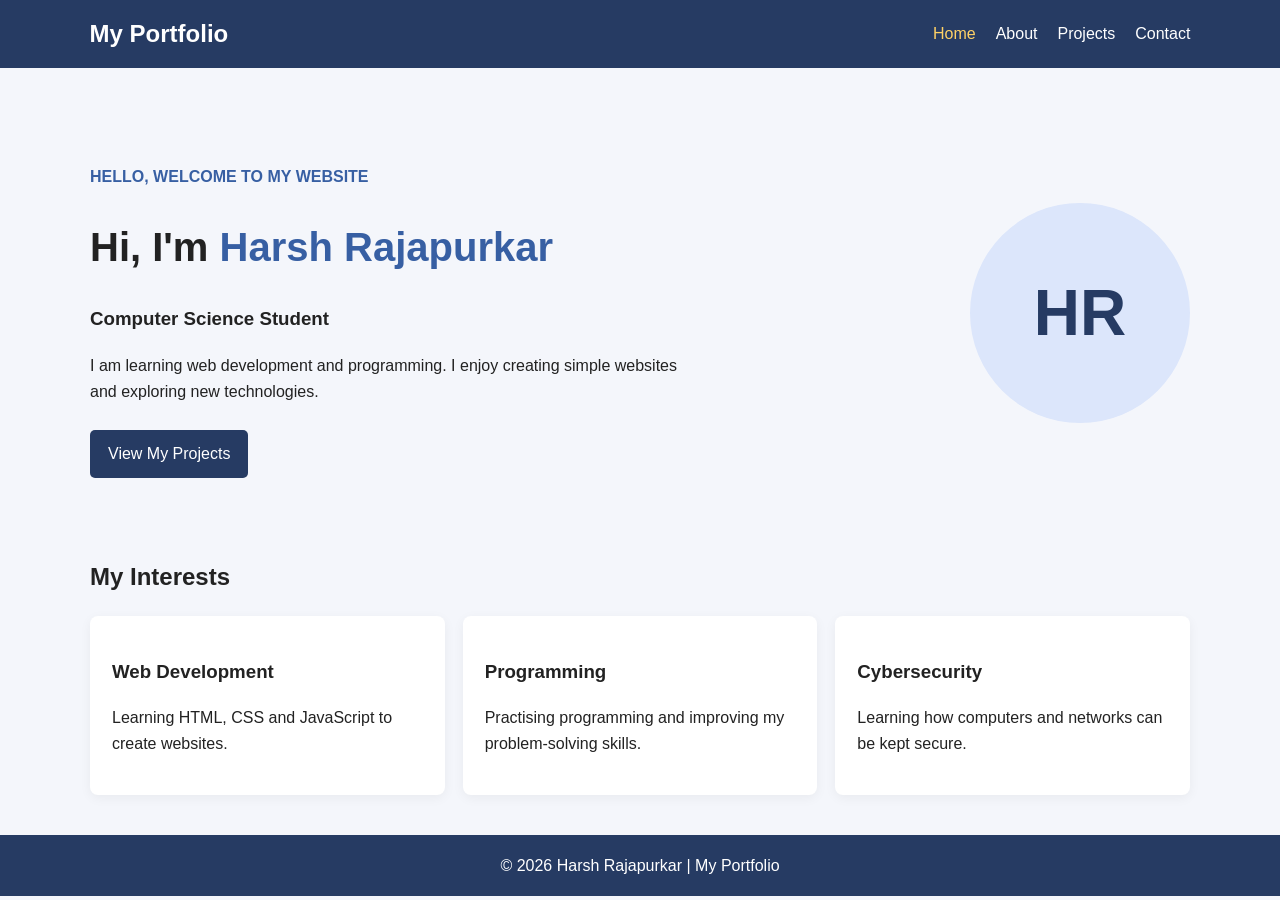
<file: portfolio-harsh/simple-portfolio/index.html>
<!DOCTYPE html>
<html lang="en">
<head>
  <meta charset="UTF-8">
  <meta name="viewport" content="width=device-width, initial-scale=1.0">
  <title>My Portfolio | Home</title>
  <link rel="stylesheet" href="css/style.css">
  <script src="js/script.js" defer></script>
</head>
<body>
  <header>
    <h2>My Portfolio</h2>
    <button id="menu-button" aria-label="Open menu">☰</button>
    <nav id="nav-menu">
      <a class="active" href="index.html">Home</a>
      <a href="about.html">About</a>
      <a href="projects.html">Projects</a>
      <a href="contact.html">Contact</a>
    </nav>
  </header>

  <main class="container">
    <section class="hero">
      <div>
        <p class="small-title">HELLO, WELCOME TO MY WEBSITE</p>
        <h1>Hi, I'm <span>Harsh Rajapurkar</span></h1>
        <h3>Computer Science Student</h3>
        <p>I am learning web development and programming. I enjoy creating simple websites and exploring new technologies.</p>
        <a class="button" href="projects.html">View My Projects</a>
      </div>
      <div class="hero-image">HR</div>
    </section>

    <section class="section">
      <h2>My Interests</h2>
      <div class="cards">
        <div class="card"><h3>Web Development</h3><p>Learning HTML, CSS and JavaScript to create websites.</p></div>
        <div class="card"><h3>Programming</h3><p>Practising programming and improving my problem-solving skills.</p></div>
        <div class="card"><h3>Cybersecurity</h3><p>Learning how computers and networks can be kept secure.</p></div>
      </div>
    </section>
  </main>

  <footer>© <span id="year"></span> Harsh Rajapurkar | My Portfolio</footer>
</body>
</html>
</file>
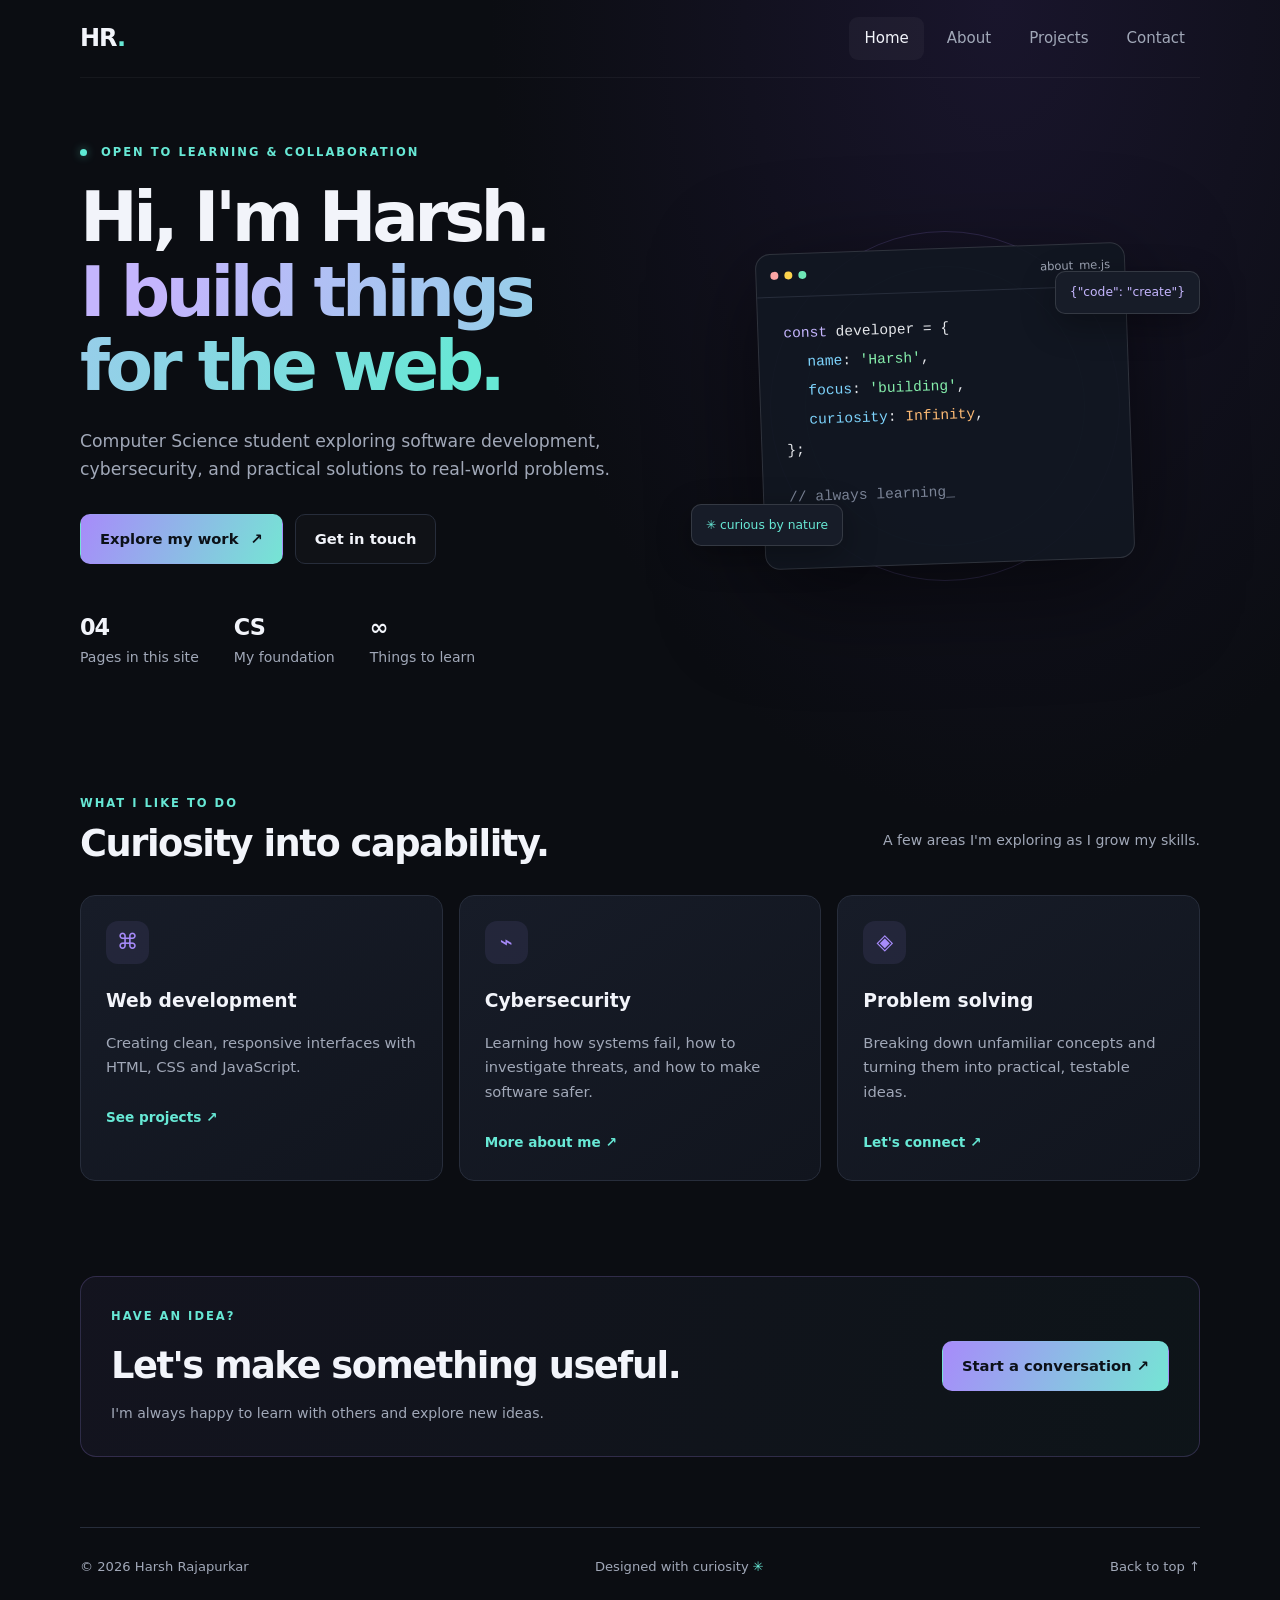
<file: portfolio/harsh-portfolio/index.html>
<!DOCTYPE html>
<html lang="en">
<head>
  <meta charset="UTF-8"><meta name="viewport" content="width=device-width, initial-scale=1.0">
  <meta name="description" content="Harsh Rajapurkar — Computer Science student, developer and security enthusiast.">
  <title>Harsh Rajapurkar | Portfolio</title><link rel="stylesheet" href="css/style.css">
  <script src="js/main.js" defer></script>
</head>
<body>
<header class="site-header"><a class="logo" href="index.html">HR<span>.</span></a>
  <button class="menu-toggle" aria-label="Toggle navigation" aria-expanded="false">☰</button>
  <nav class="nav"><a class="active" href="index.html">Home</a><a href="about.html">About</a><a href="projects.html">Projects</a><a href="contact.html">Contact</a></nav>
</header>
<main>
<section class="hero wrap">
  <div class="hero-copy"><p class="eyebrow"><span class="status-dot"></span> OPEN TO LEARNING & COLLABORATION</p>
    <h1>Hi, I'm Harsh.<br><span class="gradient-text">I build things for the web.</span></h1>
    <p class="lead">Computer Science student exploring software development, cybersecurity, and practical solutions to real-world problems.</p>
    <div class="actions"><a class="btn primary" href="projects.html">Explore my work <span>↗</span></a><a class="btn secondary" href="contact.html">Get in touch</a></div>
    <div class="quick-stats"><div><strong>04</strong><span>Pages in this site</span></div><div><strong>CS</strong><span>My foundation</span></div><div><strong>∞</strong><span>Things to learn</span></div></div>
  </div>
  <div class="hero-art" aria-label="Decorative developer illustration"><div class="orbit orbit-one"></div><div class="orbit orbit-two"></div><div class="profile-card"><div class="window-dots"><i></i><i></i><i></i><span>about_me.js</span></div><div class="code-lines"><p><span class="code-purple">const</span> developer = {</p><p class="indent"><span class="code-blue">name</span>: <span class="code-green">'Harsh'</span>,</p><p class="indent"><span class="code-blue">focus</span>: <span class="code-green">'building'</span>,</p><p class="indent"><span class="code-blue">curiosity</span>: <span class="code-orange">Infinity</span>,</p><p>};</p><p class="code-comment">// always learning_</p><div class="cursor"></div></div></div><div class="floating-tag tag-top">{"code": "create"}</div><div class="floating-tag tag-bottom">✳ curious by nature</div></div>
</section>
<section class="section wrap"><div class="section-heading"><div><p class="eyebrow">WHAT I LIKE TO DO</p><h2>Curiosity into capability.</h2></div><p class="muted">A few areas I'm exploring as I grow my skills.</p></div>
<div class="feature-grid"><article class="feature"><span class="feature-icon">⌘</span><h3>Web development</h3><p>Creating clean, responsive interfaces with HTML, CSS and JavaScript.</p><a href="projects.html">See projects ↗</a></article><article class="feature"><span class="feature-icon">⌁</span><h3>Cybersecurity</h3><p>Learning how systems fail, how to investigate threats, and how to make software safer.</p><a href="about.html">More about me ↗</a></article><article class="feature"><span class="feature-icon">◈</span><h3>Problem solving</h3><p>Breaking down unfamiliar concepts and turning them into practical, testable ideas.</p><a href="contact.html">Let's connect ↗</a></article></div></section>
<section class="cta wrap"><div><p class="eyebrow">HAVE AN IDEA?</p><h2>Let's make something useful.</h2><p class="muted">I'm always happy to learn with others and explore new ideas.</p></div><a class="btn primary" href="contact.html">Start a conversation ↗</a></section>
</main><footer class="footer wrap"><span>© <span data-year></span> Harsh Rajapurkar</span><span>Designed with curiosity <b>✳</b></span><a href="#top">Back to top ↑</a></footer>
</body></html>
</file>
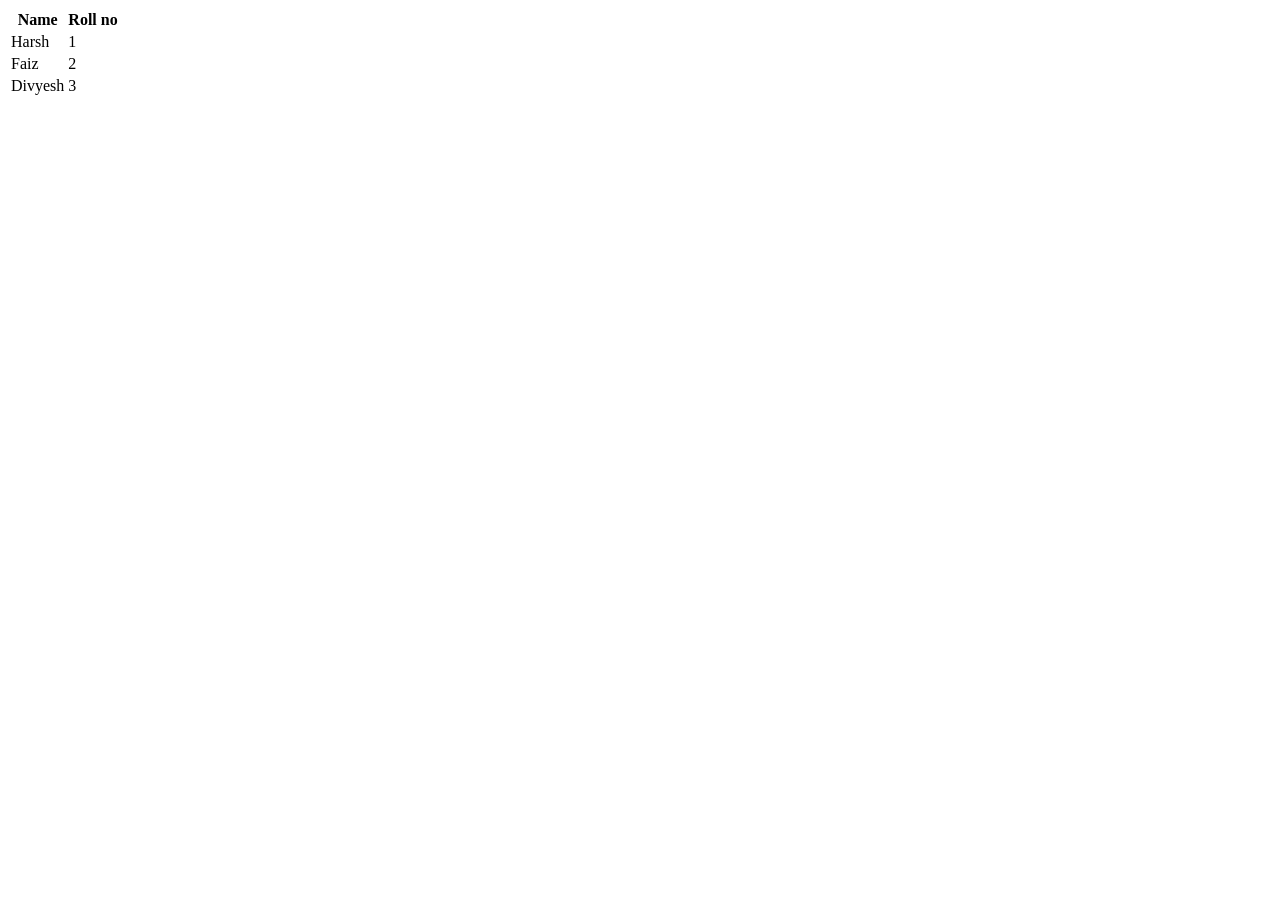
<file: table.html>
<!DOCTYPE html>
<html>
<head>
    <title>
        first program
    </title>
</head>
<body>
    <table>
        <tr>
            <th>Name</th>
            <th>Roll no</th>
        </tr>
        <tr>
            <td>Harsh</td>
            <td>1</td>
        </tr>
        <tr>
            <td>Faiz</td>
            <td>2</td>
        </tr>
        <tr>
            <td>Divyesh</td>
            <td>3</td>
        </tr>
    </table>
    
</body>
</html>
</file>
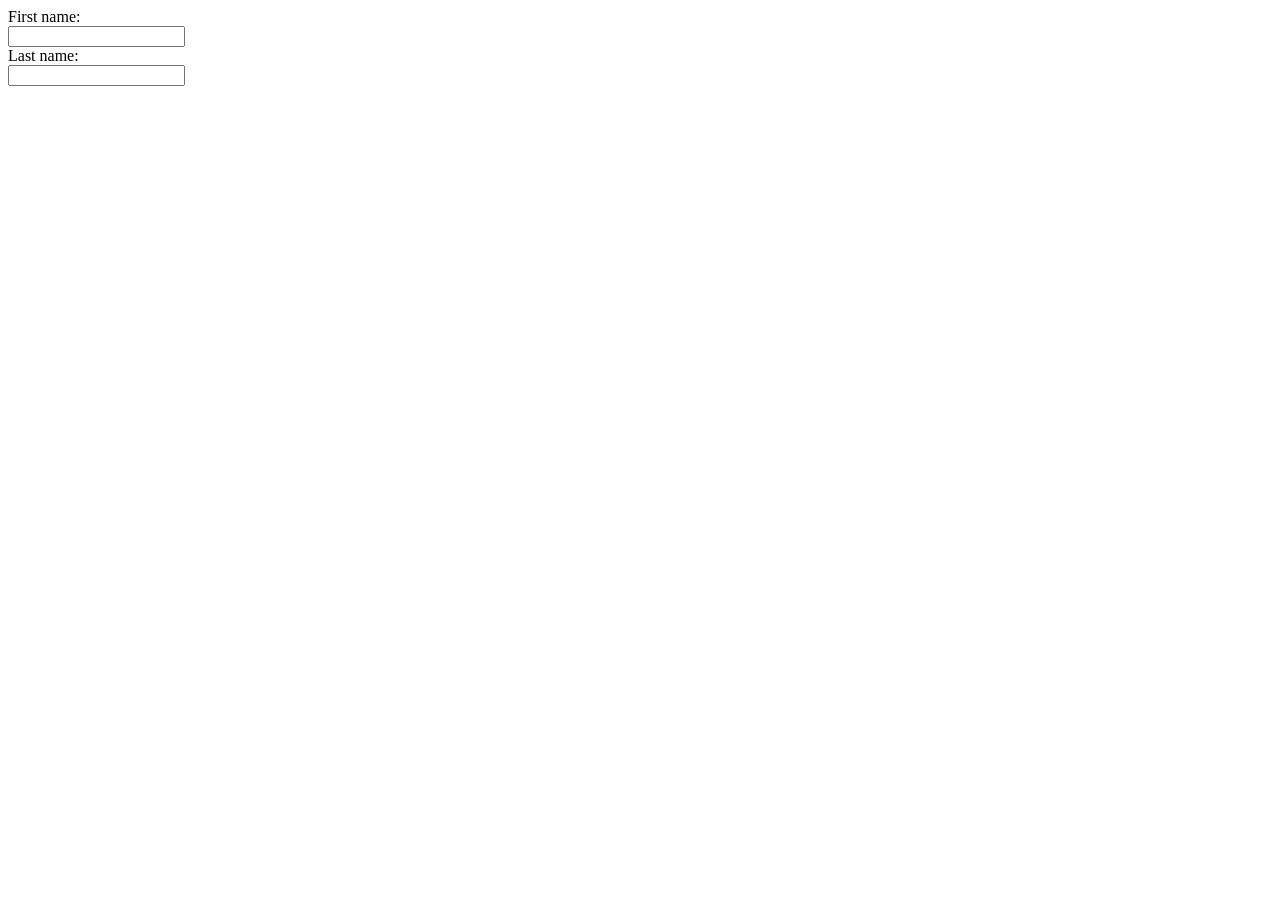
<file: task3.html>
<!DOCTYPE html>
<html>

<head>
    <title>
        first program
    </title>
</head>

<body>
    <form>
        <label for="fname">First name:</label><br>
        <input type="text" id="fname" name="fname"><br>
        <label for="lname">Last name:</label><br>
        <input type="text" id="lname" name="lname">
    </form>

</body>

</html>
</file>
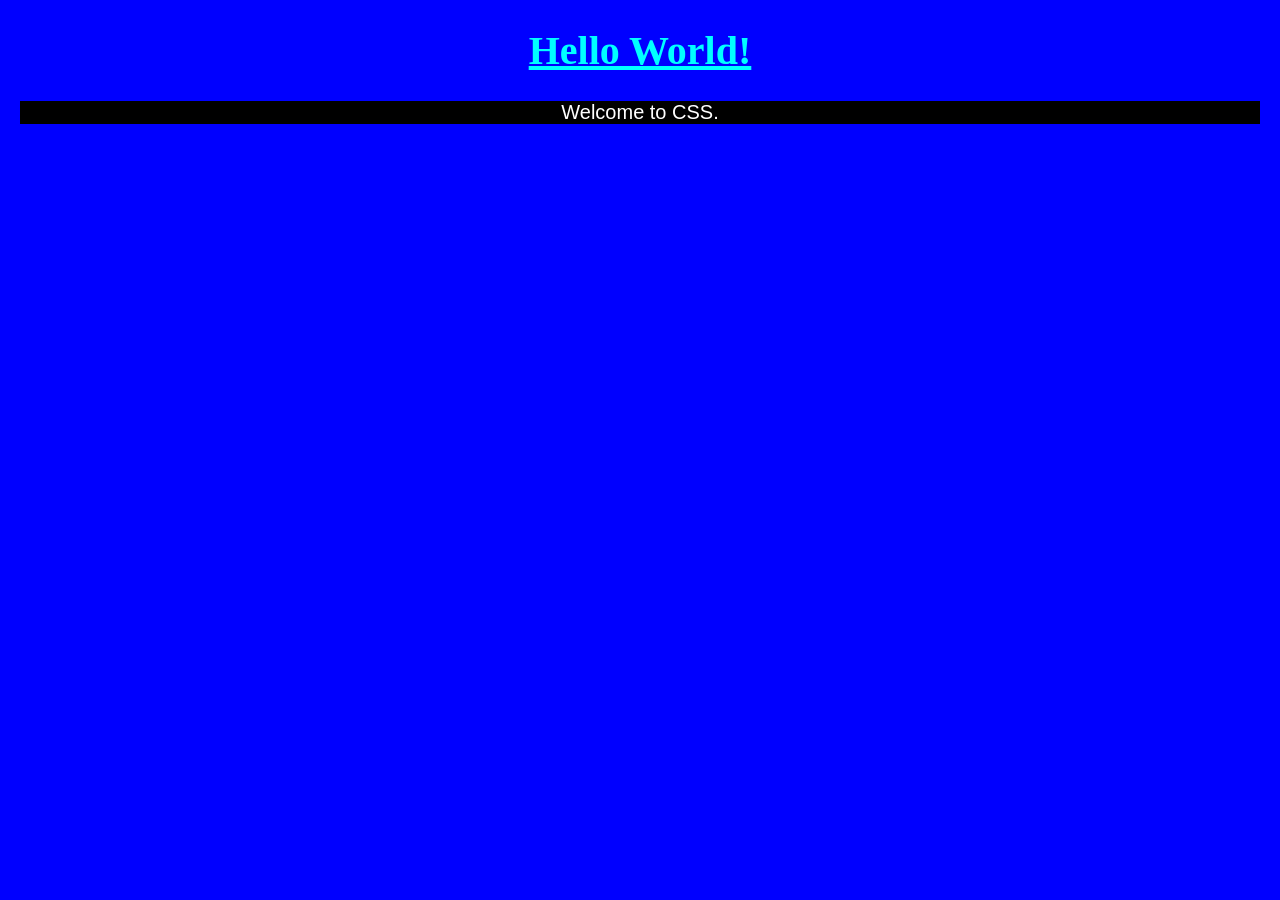
<file: task4.html>
<!DOCTYPE html>
<html>

<head>
    <title>
        first program
    </title>
</head>

<body>
    <style>
        body {
            background-color: blue;
            font-family: 'Times New Roman', Times, serif;
            margin: 20px;
        }

        h1 {
            color: aqua;
            font-size: 40px;
            font-weight: bold;
            text-align: center;
            text-decoration: underline;
        }

        p {
            color: white;
            background-color: black;
            font-size: 20px;
            font-family: Arial, sans-serif;
            font-weight: normal;
            text-align: center;
            text-decoration: none;
        }
    </style>

    <h1>Hello World!</h1>
    <p>Welcome to CSS.</p>
</body>

</html>
</file>
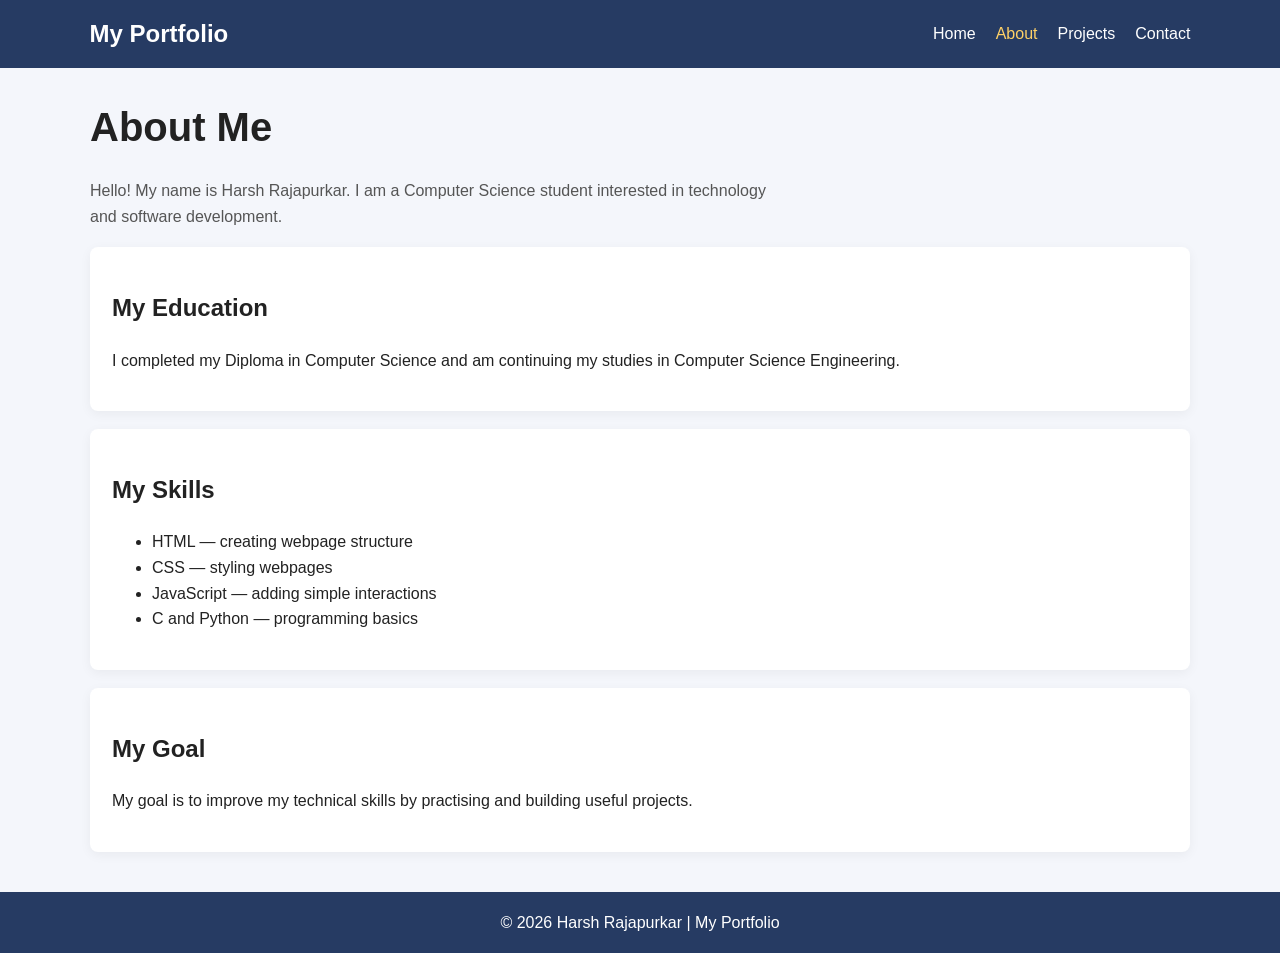
<file: portfolio-harsh/simple-portfolio/about.html>
<!DOCTYPE html>
<html lang="en">
<head>
  <meta charset="UTF-8">
  <meta name="viewport" content="width=device-width, initial-scale=1.0">
  <title>About Me</title>
  <link rel="stylesheet" href="css/style.css">
  <script src="js/script.js" defer></script>
</head>
<body>
  <header>
    <h2>My Portfolio</h2>
    <button id="menu-button" aria-label="Open menu">☰</button>
    <nav id="nav-menu">
      <a href="index.html">Home</a><a class="active" href="about.html">About</a>
      <a href="projects.html">Projects</a><a href="contact.html">Contact</a>
    </nav>
  </header>
  <main class="container page">
    <h1>About Me</h1>
    <p class="intro">Hello! My name is Harsh Rajapurkar. I am a Computer Science student interested in technology and software development.</p>
    <section class="card">
      <h2>My Education</h2>
      <p>I completed my Diploma in Computer Science and am continuing my studies in Computer Science Engineering.</p>
    </section>
    <section class="card">
      <h2>My Skills</h2>
      <ul><li>HTML — creating webpage structure</li><li>CSS — styling webpages</li><li>JavaScript — adding simple interactions</li><li>C and Python — programming basics</li></ul>
    </section>
    <section class="card">
      <h2>My Goal</h2>
      <p>My goal is to improve my technical skills by practising and building useful projects.</p>
    </section>
  </main>
  <footer>© <span id="year"></span> Harsh Rajapurkar | My Portfolio</footer>
</body>
</html>
</file>
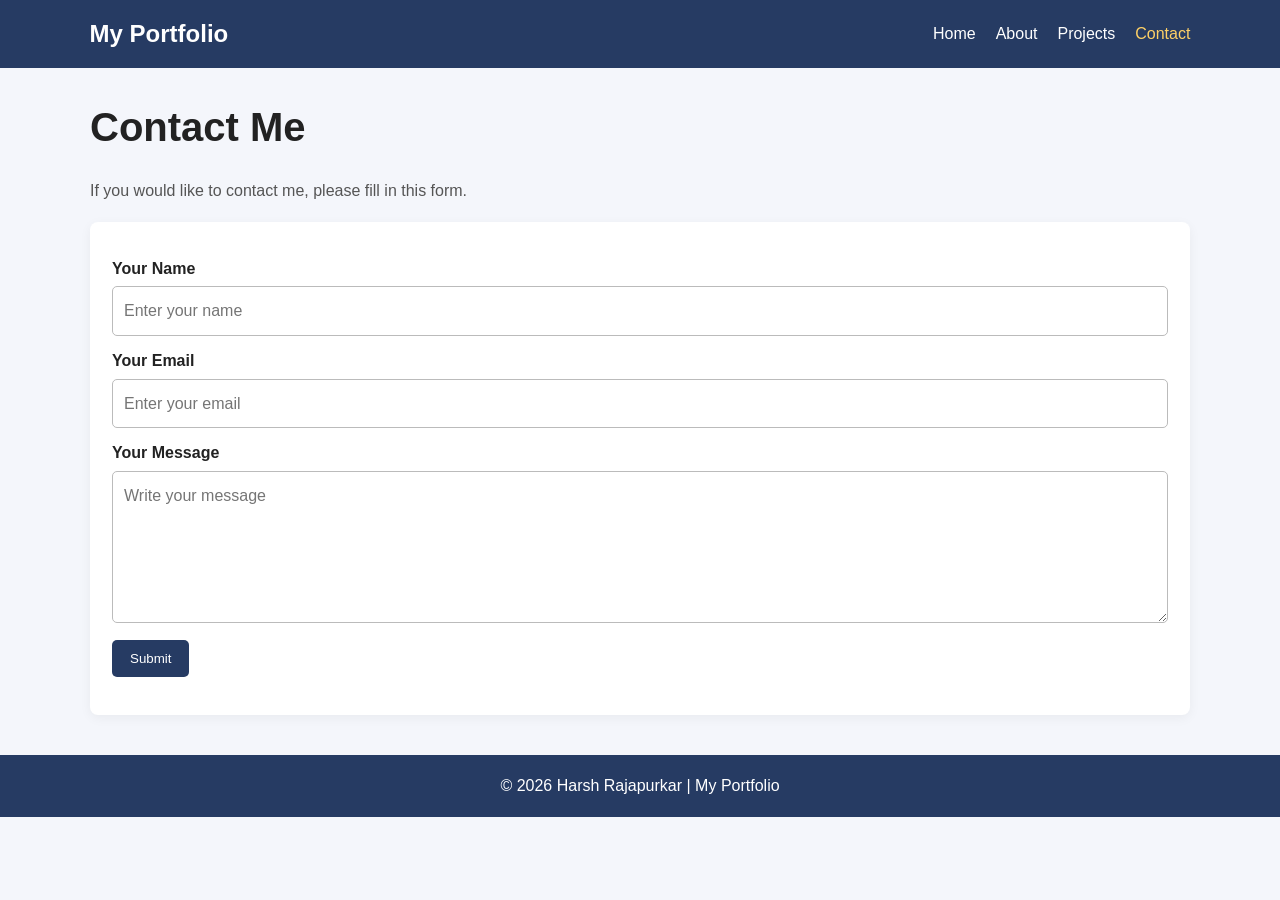
<file: portfolio-harsh/simple-portfolio/contact.html>
<!DOCTYPE html>
<html lang="en">
<head>
  <meta charset="UTF-8">
  <meta name="viewport" content="width=device-width, initial-scale=1.0">
  <title>Contact Me</title>
  <link rel="stylesheet" href="css/style.css">
  <script src="js/script.js" defer></script>
</head>
<body>
  <header>
    <h2>My Portfolio</h2>
    <button id="menu-button" aria-label="Open menu">☰</button>
    <nav id="nav-menu">
      <a href="index.html">Home</a><a href="about.html">About</a>
      <a href="projects.html">Projects</a><a class="active" href="contact.html">Contact</a>
    </nav>
  </header>
  <main class="container page">
    <h1>Contact Me</h1>
    <p class="intro">If you would like to contact me, please fill in this form.</p>
    <form id="contact-form" class="card">
      <label for="name">Your Name</label>
      <input type="text" id="name" required placeholder="Enter your name">
      <label for="email">Your Email</label>
      <input type="email" id="email" required placeholder="Enter your email">
      <label for="message">Your Message</label>
      <textarea id="message" rows="5" required placeholder="Write your message"></textarea>
      <button class="button" type="submit">Submit</button>
      <p id="form-message" aria-live="polite"></p>
    </form>
  </main>
  <footer>© <span id="year"></span> Harsh Rajapurkar | My Portfolio</footer>
</body>
</html>
</file>
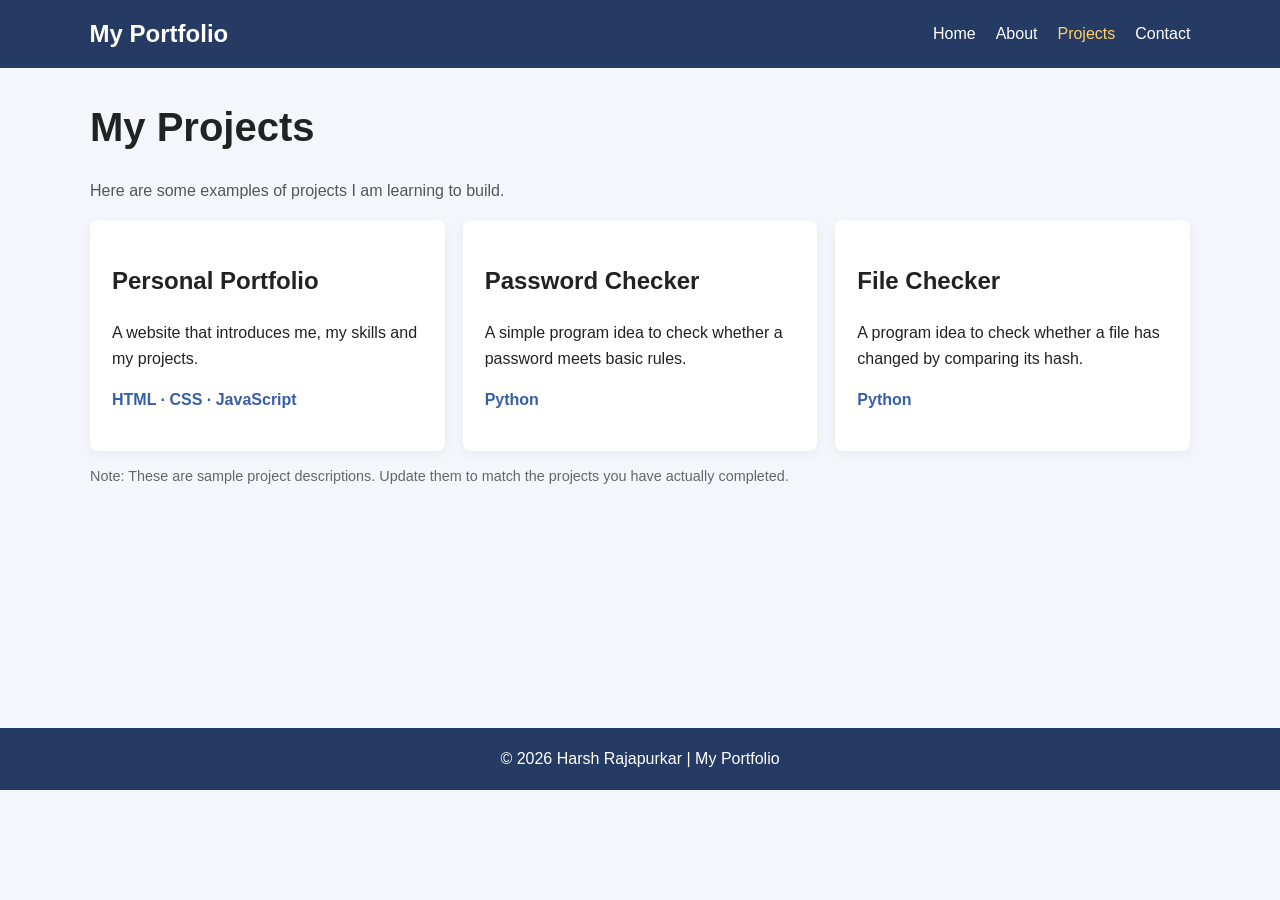
<file: portfolio-harsh/simple-portfolio/projects.html>
<!DOCTYPE html>
<html lang="en">
<head>
  <meta charset="UTF-8">
  <meta name="viewport" content="width=device-width, initial-scale=1.0">
  <title>My Projects</title>
  <link rel="stylesheet" href="css/style.css">
  <script src="js/script.js" defer></script>
</head>
<body>
  <header>
    <h2>My Portfolio</h2>
    <button id="menu-button" aria-label="Open menu">☰</button>
    <nav id="nav-menu">
      <a href="index.html">Home</a><a href="about.html">About</a>
      <a class="active" href="projects.html">Projects</a><a href="contact.html">Contact</a>
    </nav>
  </header>
  <main class="container page">
    <h1>My Projects</h1>
    <p class="intro">Here are some examples of projects I am learning to build.</p>
    <div class="cards">
      <section class="card"><h2>Personal Portfolio</h2><p>A website that introduces me, my skills and my projects.</p><p class="tag">HTML · CSS · JavaScript</p></section>
      <section class="card"><h2>Password Checker</h2><p>A simple program idea to check whether a password meets basic rules.</p><p class="tag">Python</p></section>
      <section class="card"><h2>File Checker</h2><p>A program idea to check whether a file has changed by comparing its hash.</p><p class="tag">Python</p></section>
    </div>
    <p class="hint">Note: These are sample project descriptions. Update them to match the projects you have actually completed.</p>
  </main>
  <footer>© <span id="year"></span> Harsh Rajapurkar | My Portfolio</footer>
</body>
</html>
</file>
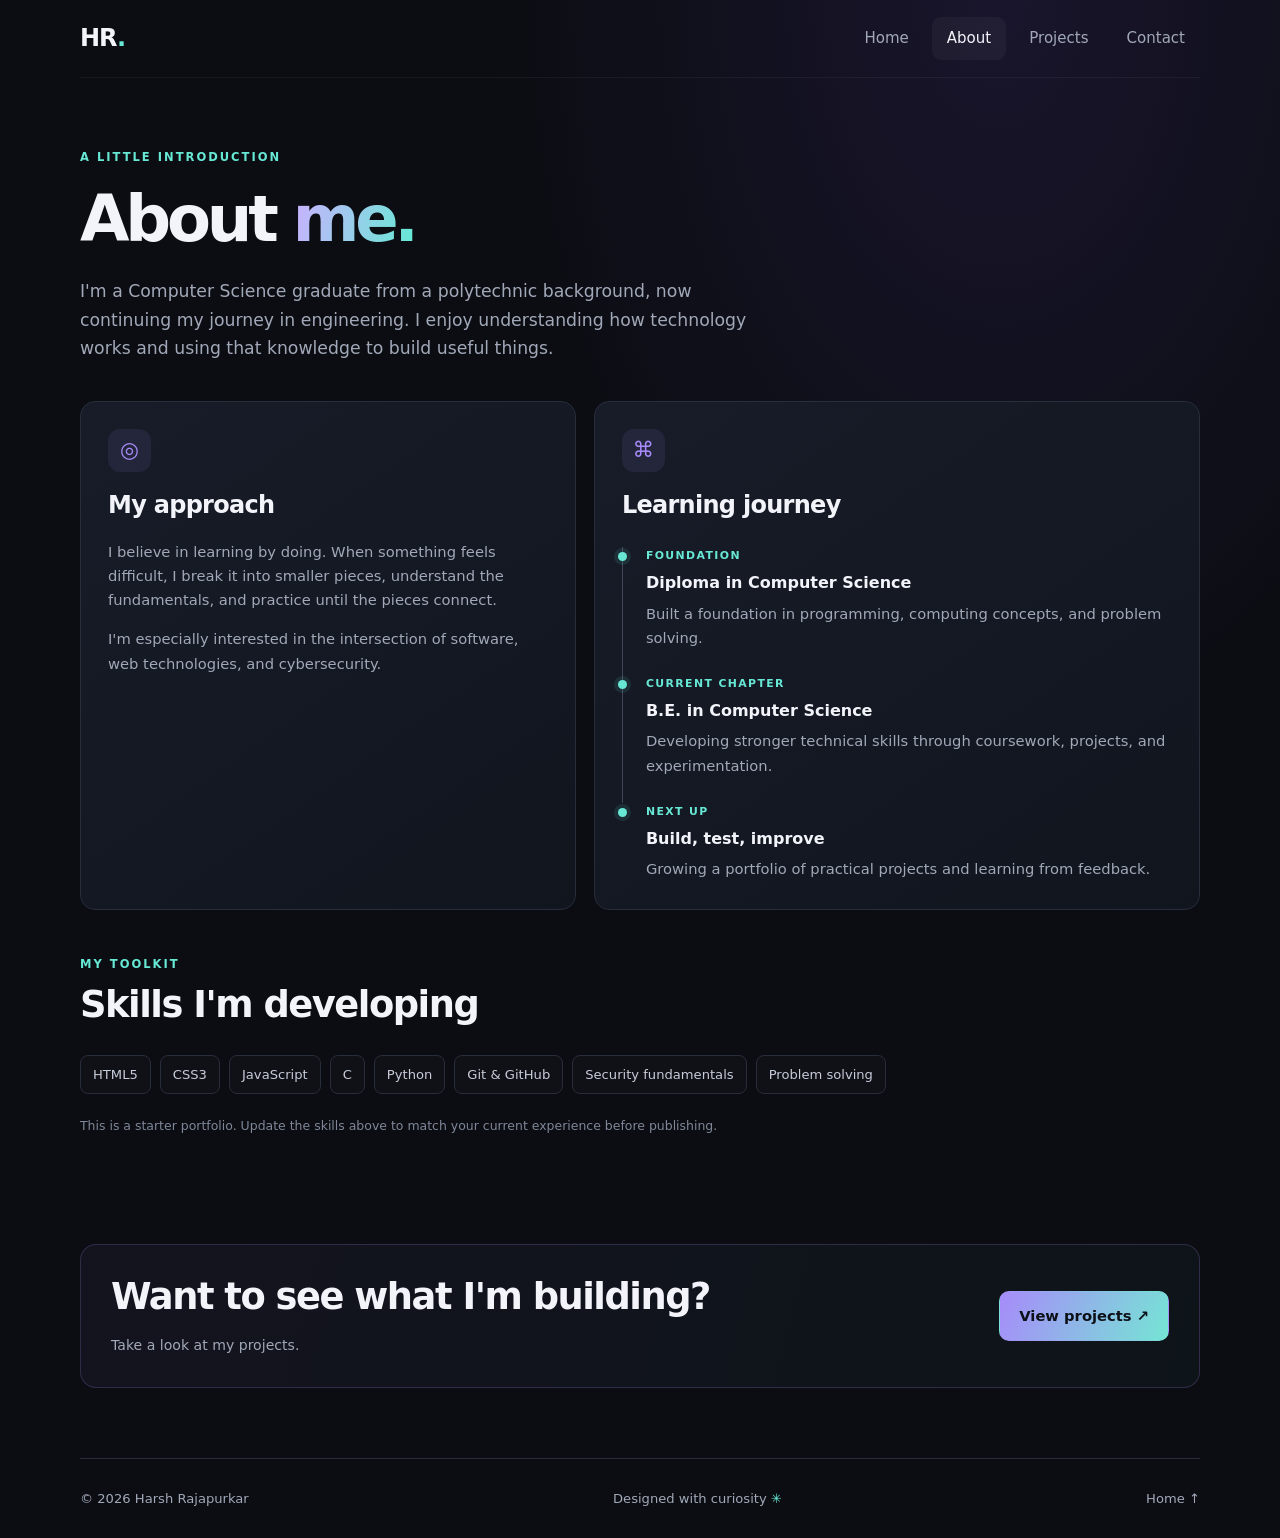
<file: portfolio/harsh-portfolio/about.html>
<!DOCTYPE html>
<html lang="en"><head><meta charset="UTF-8"><meta name="viewport" content="width=device-width, initial-scale=1.0"><meta name="description" content="Learn about Harsh Rajapurkar."><title>About | Harsh Rajapurkar</title><link rel="stylesheet" href="css/style.css"><script src="js/main.js" defer></script></head>
<body><header class="site-header"><a class="logo" href="index.html">HR<span>.</span></a><button class="menu-toggle" aria-label="Toggle navigation" aria-expanded="false">☰</button><nav class="nav"><a href="index.html">Home</a><a class="active" href="about.html">About</a><a href="projects.html">Projects</a><a href="contact.html">Contact</a></nav></header>
<main class="wrap inner-page"><p class="eyebrow">A LITTLE INTRODUCTION</p><h1>About <span class="gradient-text">me.</span></h1><p class="lead narrow">I'm a Computer Science graduate from a polytechnic background, now continuing my journey in engineering. I enjoy understanding how technology works and using that knowledge to build useful things.</p>
<div class="about-layout"><section class="panel"><span class="feature-icon">◎</span><h2>My approach</h2><p>I believe in learning by doing. When something feels difficult, I break it into smaller pieces, understand the fundamentals, and practice until the pieces connect.</p><p>I'm especially interested in the intersection of software, web technologies, and cybersecurity.</p></section><section class="panel"><span class="feature-icon">⌘</span><h2>Learning journey</h2><div class="timeline"><div class="timeline-item"><span class="timeline-dot"></span><p class="timeline-label">FOUNDATION</p><h3>Diploma in Computer Science</h3><p>Built a foundation in programming, computing concepts, and problem solving.</p></div><div class="timeline-item"><span class="timeline-dot"></span><p class="timeline-label">CURRENT CHAPTER</p><h3>B.E. in Computer Science</h3><p>Developing stronger technical skills through coursework, projects, and experimentation.</p></div><div class="timeline-item"><span class="timeline-dot"></span><p class="timeline-label">NEXT UP</p><h3>Build, test, improve</h3><p>Growing a portfolio of practical projects and learning from feedback.</p></div></div></section></div>
<section class="section"><div class="section-heading"><div><p class="eyebrow">MY TOOLKIT</p><h2>Skills I'm developing</h2></div></div><div class="skill-list"><span>HTML5</span><span>CSS3</span><span>JavaScript</span><span>C</span><span>Python</span><span>Git & GitHub</span><span>Security fundamentals</span><span>Problem solving</span></div><p class="note">This is a starter portfolio. Update the skills above to match your current experience before publishing.</p></section>
<div class="cta"><div><h2>Want to see what I'm building?</h2><p class="muted">Take a look at my projects.</p></div><a class="btn primary" href="projects.html">View projects ↗</a></div></main>
<footer class="footer wrap"><span>© <span data-year></span> Harsh Rajapurkar</span><span>Designed with curiosity <b>✳</b></span><a href="index.html">Home ↑</a></footer></body></html>
</file>
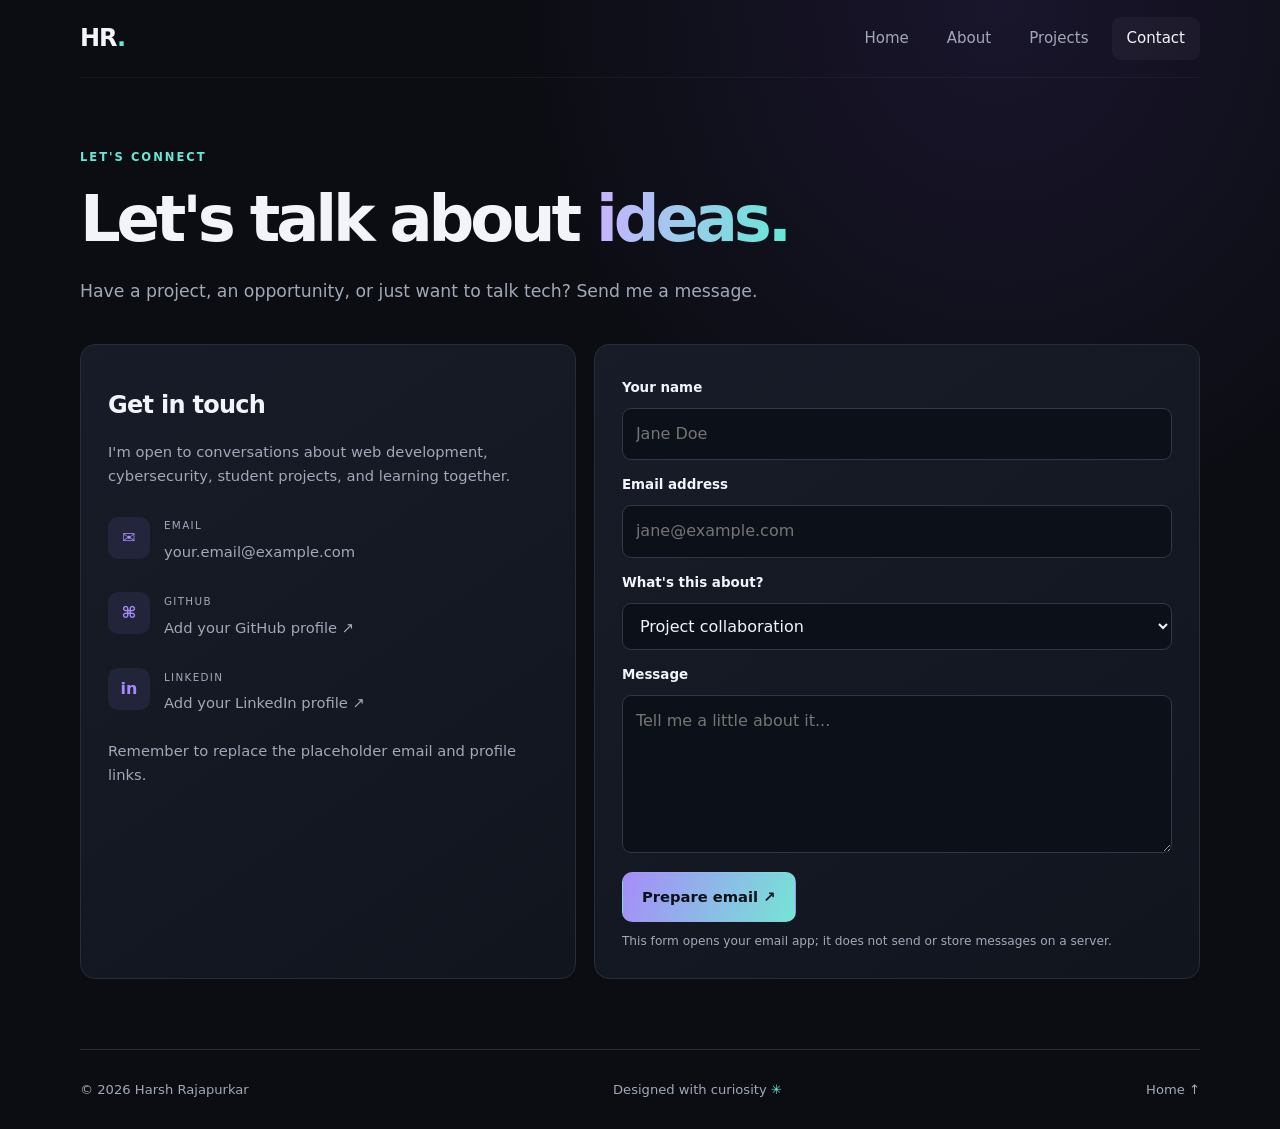
<file: portfolio/harsh-portfolio/contact.html>
<!DOCTYPE html>
<html lang="en"><head><meta charset="UTF-8"><meta name="viewport" content="width=device-width, initial-scale=1.0"><meta name="description" content="Contact Harsh Rajapurkar."><title>Contact | Harsh Rajapurkar</title><link rel="stylesheet" href="css/style.css"><script src="js/main.js" defer></script></head>
<body><header class="site-header"><a class="logo" href="index.html">HR<span>.</span></a><button class="menu-toggle" aria-label="Toggle navigation" aria-expanded="false">☰</button><nav class="nav"><a href="index.html">Home</a><a href="about.html">About</a><a href="projects.html">Projects</a><a class="active" href="contact.html">Contact</a></nav></header>
<main class="wrap inner-page"><p class="eyebrow">LET'S CONNECT</p><h1>Let's talk about <span class="gradient-text">ideas.</span></h1><p class="lead narrow">Have a project, an opportunity, or just want to talk tech? Send me a message.</p>
<div class="contact-layout"><section class="contact-info panel"><h2>Get in touch</h2><p class="muted">I'm open to conversations about web development, cybersecurity, student projects, and learning together.</p><div class="contact-line"><span class="contact-icon">✉</span><div><small>EMAIL</small><p><a href="mailto:your.email@example.com">your.email@example.com</a></p></div></div><div class="contact-line"><span class="contact-icon">⌘</span><div><small>GITHUB</small><p><a href="https://github.com/" target="_blank" rel="noreferrer">Add your GitHub profile ↗</a></p></div></div><div class="contact-line"><span class="contact-icon">in</span><div><small>LINKEDIN</small><p><a href="https://www.linkedin.com/" target="_blank" rel="noreferrer">Add your LinkedIn profile ↗</a></p></div></div><p class="note">Remember to replace the placeholder email and profile links.</p></section>
<form class="contact-form panel" id="contact-form"><label for="name">Your name</label><input id="name" name="name" type="text" placeholder="Jane Doe" required minlength="2"><label for="email">Email address</label><input id="email" name="email" type="email" placeholder="jane@example.com" required><label for="subject">What's this about?</label><select id="subject" name="subject"><option>Project collaboration</option><option>Internship / opportunity</option><option>Just saying hello</option><option>Other</option></select><label for="message">Message</label><textarea id="message" name="message" rows="5" placeholder="Tell me a little about it..." required minlength="10"></textarea><button class="btn primary" type="submit">Prepare email ↗</button><p class="form-feedback muted" id="form-feedback" aria-live="polite">This form opens your email app; it does not send or store messages on a server.</p></form></div></main>
<footer class="footer wrap"><span>© <span data-year></span> Harsh Rajapurkar</span><span>Designed with curiosity <b>✳</b></span><a href="index.html">Home ↑</a></footer></body></html>
</file>
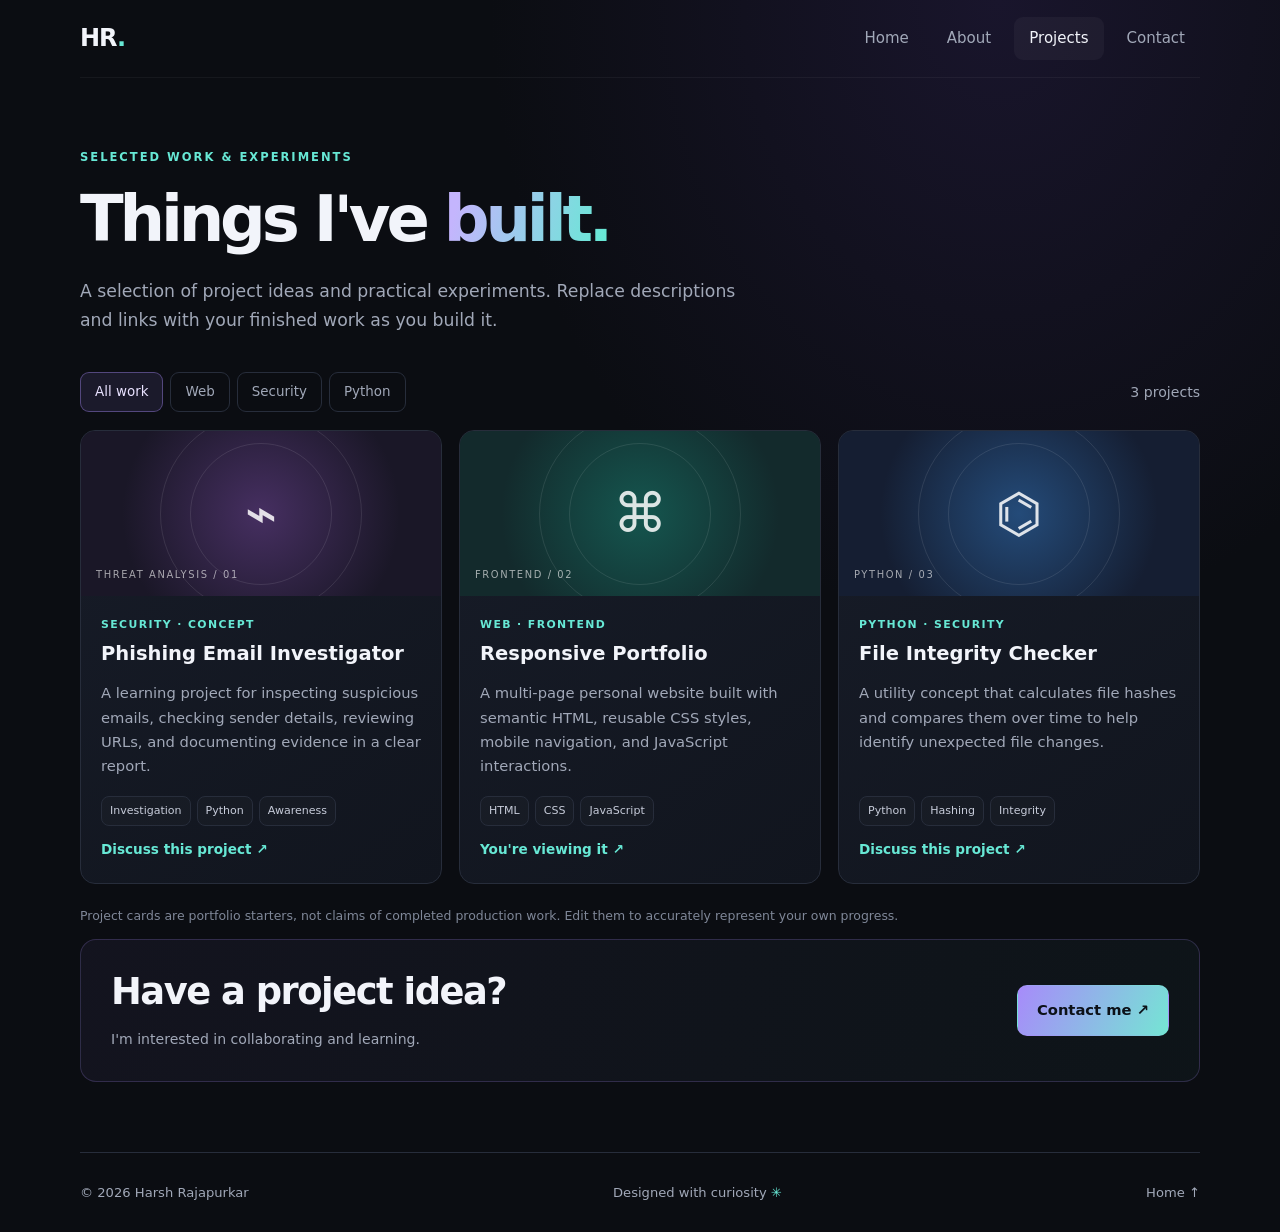
<file: portfolio/harsh-portfolio/projects.html>
<!DOCTYPE html>
<html lang="en"><head><meta charset="UTF-8"><meta name="viewport" content="width=device-width, initial-scale=1.0"><meta name="description" content="Projects by Harsh Rajapurkar."><title>Projects | Harsh Rajapurkar</title><link rel="stylesheet" href="css/style.css"><script src="js/main.js" defer></script></head>
<body><header class="site-header"><a class="logo" href="index.html">HR<span>.</span></a><button class="menu-toggle" aria-label="Toggle navigation" aria-expanded="false">☰</button><nav class="nav"><a href="index.html">Home</a><a href="about.html">About</a><a class="active" href="projects.html">Projects</a><a href="contact.html">Contact</a></nav></header>
<main class="wrap inner-page"><p class="eyebrow">SELECTED WORK & EXPERIMENTS</p><h1>Things I've <span class="gradient-text">built.</span></h1><p class="lead narrow">A selection of project ideas and practical experiments. Replace descriptions and links with your finished work as you build it.</p>
<div class="project-toolbar"><div class="filter-buttons" role="group" aria-label="Filter projects"><button class="filter-btn active" data-filter="all">All work</button><button class="filter-btn" data-filter="web">Web</button><button class="filter-btn" data-filter="security">Security</button><button class="filter-btn" data-filter="python">Python</button></div><span class="muted" id="project-count">3 projects</span></div>
<div class="project-grid" id="project-grid">
<article class="project-card" data-category="security"><div class="project-visual visual-security"><span class="visual-symbol">⌁</span><span class="visual-caption">THREAT ANALYSIS / 01</span></div><div class="project-body"><p class="project-type">SECURITY · CONCEPT</p><h2>Phishing Email Investigator</h2><p>A learning project for inspecting suspicious emails, checking sender details, reviewing URLs, and documenting evidence in a clear report.</p><div class="tags"><span>Investigation</span><span>Python</span><span>Awareness</span></div><a class="text-link" href="contact.html">Discuss this project ↗</a></div></article>
<article class="project-card" data-category="web"><div class="project-visual visual-web"><span class="visual-symbol">⌘</span><span class="visual-caption">FRONTEND / 02</span></div><div class="project-body"><p class="project-type">WEB · FRONTEND</p><h2>Responsive Portfolio</h2><p>A multi-page personal website built with semantic HTML, reusable CSS styles, mobile navigation, and JavaScript interactions.</p><div class="tags"><span>HTML</span><span>CSS</span><span>JavaScript</span></div><a class="text-link" href="index.html">You're viewing it ↗</a></div></article>
<article class="project-card" data-category="python security"><div class="project-visual visual-python"><span class="visual-symbol">⌬</span><span class="visual-caption">PYTHON / 03</span></div><div class="project-body"><p class="project-type">PYTHON · SECURITY</p><h2>File Integrity Checker</h2><p>A utility concept that calculates file hashes and compares them over time to help identify unexpected file changes.</p><div class="tags"><span>Python</span><span>Hashing</span><span>Integrity</span></div><a class="text-link" href="contact.html">Discuss this project ↗</a></div></article>
</div><p class="note">Project cards are portfolio starters, not claims of completed production work. Edit them to accurately represent your own progress.</p>
<div class="cta"><div><h2>Have a project idea?</h2><p class="muted">I'm interested in collaborating and learning.</p></div><a class="btn primary" href="contact.html">Contact me ↗</a></div></main>
<footer class="footer wrap"><span>© <span data-year></span> Harsh Rajapurkar</span><span>Designed with curiosity <b>✳</b></span><a href="index.html">Home ↑</a></footer></body></html>
</file>
<file: portfolio-harsh/simple-portfolio/css/style.css>
/* Basic styles for all pages */
* {
  box-sizing: border-box;
}

body {
  margin: 0;
  font-family: Arial, sans-serif;
  background-color: #f4f6fb;
  color: #222;
  line-height: 1.6;
}

header {
  background-color: #263b63;
  color: white;
  padding: 15px 7%;
  display: flex;
  align-items: center;
  justify-content: space-between;
}

header h2 {
  margin: 0;
}

nav {
  display: flex;
  gap: 20px;
}

nav a {
  color: white;
  text-decoration: none;
}

nav a:hover,
nav a.active {
  color: #ffd166;
}

#menu-button {
  display: none;
}

.container {
  width: 86%;
  max-width: 1100px;
  margin: 35px auto;
}

.hero {
  display: flex;
  align-items: center;
  justify-content: space-between;
  gap: 35px;
  padding: 45px 0;
}

.hero > div:first-child {
  max-width: 600px;
}

.small-title,
.tag {
  color: #375fa3;
  font-weight: bold;
}

h1 {
  font-size: 2.5rem;
  line-height: 1.2;
}

h1 span {
  color: #375fa3;
}

.hero-image {
  width: 220px;
  height: 220px;
  flex-shrink: 0;
  display: grid;
  place-items: center;
  border-radius: 50%;
  background-color: #dce6fb;
  color: #263b63;
  font-size: 4rem;
  font-weight: bold;
}

.button {
  display: inline-block;
  border: none;
  border-radius: 5px;
  padding: 11px 18px;
  margin-top: 10px;
  background-color: #263b63;
  color: white;
  text-decoration: none;
  cursor: pointer;
}

.button:hover {
  background-color: #375fa3;
}

.section {
  margin: 35px 0;
}

.cards {
  display: grid;
  grid-template-columns: repeat(3, 1fr);
  gap: 18px;
}

.card {
  background-color: white;
  padding: 22px;
  margin: 18px 0;
  border-radius: 8px;
  box-shadow: 0 3px 12px #0000000d;
}

.cards .card {
  margin: 0;
}

.page {
  min-height: 65vh;
}

.intro {
  max-width: 700px;
  color: #555;
}

label {
  display: block;
  margin-top: 12px;
  font-weight: bold;
}

input,
textarea {
  width: 100%;
  padding: 11px;
  margin-top: 5px;
  border: 1px solid #bbb;
  border-radius: 5px;
  font: inherit;
}

.hint {
  color: #666;
  font-size: 0.9rem;
}

footer {
  background-color: #263b63;
  color: white;
  text-align: center;
  padding: 18px;
  margin-top: 40px;
}

/* Tablet and mobile layout */
@media (max-width: 700px) {
  header {
    flex-wrap: wrap;
    gap: 12px;
  }

  #menu-button {
    display: block;
    background: transparent;
    color: white;
    border: 1px solid white;
    padding: 6px 10px;
    border-radius: 4px;
    cursor: pointer;
  }

  nav {
    display: none;
    width: 100%;
    flex-direction: column;
    gap: 10px;
  }

  nav.show {
    display: flex;
  }

  .hero {
    flex-direction: column-reverse;
    align-items: flex-start;
  }

  .hero-image {
    width: 150px;
    height: 150px;
    font-size: 3rem;
    align-self: center;
  }

  h1 {
    font-size: 2rem;
  }

  .cards {
    grid-template-columns: 1fr;
  }

  .container {
    width: 90%;
  }
}
</file>
<file: portfolio/harsh-portfolio/css/style.css>
:root{--bg:#0b0d12;--panel:#121620;--panel2:#171c28;--text:#f2f4fa;--muted:#a1a8b8;--line:#272d3b;--accent:#a78bfa;--accent2:#67e8d5;--max:1120px}*{box-sizing:border-box}html{scroll-behavior:smooth}body{margin:0;background:radial-gradient(ellipse at 78% 0%,#19152c 0,transparent 36%),var(--bg);color:var(--text);font-family:Inter,ui-sans-serif,system-ui,-apple-system,BlinkMacSystemFont,"Segoe UI",sans-serif;line-height:1.65}a{color:inherit;text-decoration:none}button,input,select,textarea{font:inherit}.wrap{width:min(var(--max),calc(100% - 48px));margin-inline:auto}.site-header{height:78px;display:flex;align-items:center;justify-content:space-between;width:min(var(--max),calc(100% - 48px));margin:auto;border-bottom:1px solid #ffffff0c}.logo{font-weight:850;font-size:1.5rem;letter-spacing:-1px}.logo span,.footer b{color:var(--accent2)}.nav{display:flex;align-items:center;gap:8px}.nav a{color:var(--muted);font-size:.94rem;padding:9px 15px;border-radius:9px;transition:.2s}.nav a:hover,.nav a.active{background:#ffffff0a;color:var(--text)}.menu-toggle{display:none;background:transparent;color:var(--text);border:1px solid var(--line);border-radius:8px;padding:6px 11px;font-size:1.3rem}.hero{min-height:590px;display:grid;grid-template-columns:1.05fr .95fr;align-items:center;gap:48px;padding-block:65px 80px}.eyebrow{font-size:.72rem;letter-spacing:2px;font-weight:800;color:var(--accent2);margin:0 0 18px}.status-dot{display:inline-block;width:7px;height:7px;border-radius:50%;background:#5eead4;margin-right:8px;box-shadow:0 0 10px #5eead477}.hero h1,.inner-page h1{font-size:clamp(2.7rem,5.4vw,4.65rem);letter-spacing:-.065em;line-height:1.08;margin:0 0 23px;font-weight:820}.gradient-text{background:linear-gradient(105deg,#c4b5fd 10%,#67e8d5 95%);background-clip:text;-webkit-background-clip:text;color:transparent}.lead{font-size:1.08rem;color:var(--muted);max-width:540px}.actions{display:flex;gap:12px;flex-wrap:wrap;margin-top:30px}.btn{display:inline-flex;align-items:center;justify-content:center;gap:12px;padding:12px 19px;border-radius:10px;font-weight:750;font-size:.92rem;border:1px solid transparent;cursor:pointer;transition:transform .2s,filter .2s}.btn:hover{transform:translateY(-2px);filter:brightness(1.08)}.primary{background:linear-gradient(115deg,#a78bfa,#75e5d4);color:#0c1118}.secondary{border-color:var(--line);background:#ffffff05}.quick-stats{display:flex;gap:35px;margin-top:45px}.quick-stats div{display:flex;flex-direction:column}.quick-stats strong{font-size:1.4rem;letter-spacing:-1px}.quick-stats span,.muted{color:var(--muted);font-size:.88rem}.hero-art{min-height:350px;position:relative;display:grid;place-items:center}.orbit{position:absolute;border:1px solid #a78bfa30;border-radius:50%;aspect-ratio:1}.orbit-one{width:350px}.orbit-two{width:280px;border-color:#67e8d526}.profile-card{position:relative;width:min(100%,370px);border:1px solid #ffffff20;background:#121722ed;border-radius:15px;box-shadow:0 25px 100px #0008;overflow:hidden;transform:rotate(-2deg);z-index:1}.window-dots{height:43px;border-bottom:1px solid var(--line);display:flex;align-items:center;gap:6px;padding:0 14px;color:var(--muted);font-size:.72rem}.window-dots i{width:8px;height:8px;border-radius:50%;background:#fca5a5}.window-dots i:nth-child(2){background:#fcd34d}.window-dots i:nth-child(3){background:#6ee7b7}.window-dots span{margin-left:auto}.code-lines{padding:22px 25px 27px;font: .91rem/2 "SFMono-Regular",Consolas,monospace;color:#e5e7eb}.code-lines p{margin:0}.indent{padding-left:23px}.code-purple{color:#c4b5fd}.code-blue{color:#7dd3fc}.code-green{color:#86efac}.code-orange{color:#fdba74}.code-comment{color:#7b8497;margin-top:18px!important}.cursor{height:16px;width:2px;background:var(--accent2);display:inline-block;vertical-align:middle;animation:blink 1s steps(2) infinite}@keyframes blink{50%{opacity:0}}.floating-tag{position:absolute;background:#171c28;border:1px solid #ffffff20;padding:10px 14px;border-radius:10px;font-size:.77rem;box-shadow:0 10px 35px #0005;z-index:2}.tag-top{top:40px;right:0;color:#c4b5fd}.tag-bottom{bottom:35px;left:0;color:var(--accent2)}.section{padding-block:45px 85px}.section-heading{display:flex;align-items:end;justify-content:space-between;gap:24px;margin-bottom:28px}.section-heading h2,.cta h2{font-size:clamp(1.7rem,3vw,2.3rem);line-height:1.2;letter-spacing:-.04em;margin:0}.section-heading .eyebrow{margin-bottom:9px}.feature-grid{display:grid;grid-template-columns:repeat(3,1fr);gap:16px}.feature,.panel,.project-card{background:linear-gradient(145deg,#171c28,#11151e);border:1px solid var(--line);border-radius:15px}.feature{padding:25px;transition:.2s}.feature:hover,.project-card:hover{transform:translateY(-4px);border-color:#a78bfa66}.feature-icon{width:43px;height:43px;display:grid;place-items:center;border-radius:12px;background:#a78bfa17;color:var(--accent);font-size:1.35rem}.feature h3{margin:22px 0 7px}.feature p,.project-body>p:not(.project-type),.panel p{color:var(--muted);font-size:.92rem}.feature a,.text-link{display:inline-block;margin-top:12px;font-size:.85rem;color:var(--accent2);font-weight:700}.cta{display:flex;align-items:center;justify-content:space-between;gap:25px;padding:30px;margin-block:10px 70px;border:1px solid #a78bfa35;border-radius:16px;background:linear-gradient(105deg,#a78bfa0e,#67e8d509)}.cta .muted{margin-bottom:0}.footer{border-top:1px solid var(--line);min-height:80px;display:flex;align-items:center;justify-content:space-between;gap:18px;color:var(--muted);font-size:.82rem}.footer a:hover{color:var(--text)}.inner-page{padding-top:70px}.inner-page h1{font-size:clamp(2.6rem,5vw,4rem)}.narrow{max-width:680px;margin-bottom:38px}.about-layout{display:grid;grid-template-columns:.9fr 1.1fr;gap:18px}.panel{padding:27px}.panel h2{margin:14px 0 10px;letter-spacing:-.03em}.timeline{margin-top:22px}.timeline-item{position:relative;padding:0 0 25px 23px;border-left:1px solid #41475a}.timeline-item:last-child{border-left-color:transparent;padding-bottom:0}.timeline-dot{position:absolute;left:-5px;top:5px;width:9px;height:9px;background:var(--accent2);border-radius:50%;box-shadow:0 0 0 4px #67e8d51a}.timeline-label,.project-type{font-size:.68rem!important;font-weight:800;letter-spacing:1.4px;color:var(--accent2)!important;margin:0 0 5px}.timeline-item h3{margin:0;font-size:1rem}.timeline-item p:last-child{margin:5px 0 0}.skill-list,.tags{display:flex;flex-wrap:wrap;gap:9px}.skill-list span,.tags span{border:1px solid var(--line);background:#ffffff04;border-radius:8px;padding:8px 12px;color:#c7ccda;font-size:.82rem}.note{font-size:.78rem;color:#7f8798;margin-top:22px}.project-toolbar{display:flex;justify-content:space-between;align-items:center;gap:16px;margin:32px 0 18px}.filter-buttons{display:flex;gap:7px;flex-wrap:wrap}.filter-btn{border:1px solid var(--line);background:transparent;color:var(--muted);padding:8px 14px;border-radius:9px;cursor:pointer;font-size:.84rem}.filter-btn.active,.filter-btn:hover{background:#a78bfa1b;border-color:#a78bfa66;color:#e9e2ff}.project-grid{display:grid;grid-template-columns:repeat(3,1fr);gap:17px}.project-card{overflow:hidden;transition:.2s}.project-card[hidden]{display:none}.project-visual{height:165px;display:flex;align-items:center;justify-content:center;position:relative;overflow:hidden}.project-visual:before,.project-visual:after{content:"";position:absolute;width:200px;height:200px;border:1px solid #ffffff19;border-radius:50%}.project-visual:after{width:140px;height:140px}.visual-security{background:radial-gradient(circle at 50% 50%,#462f61,#1a1727 70%)}.visual-web{background:radial-gradient(circle at 50% 50%,#15564f,#132a2c 70%)}.visual-python{background:radial-gradient(circle at 50% 50%,#244b79,#151e32 70%)}.visual-symbol{font-size:3.4rem;color:#ffffffd9;z-index:1}.visual-caption{position:absolute;bottom:13px;left:15px;font-size:.62rem;letter-spacing:1.6px;color:#ffffff9c}.project-body{padding:20px}.project-body h2{font-size:1.22rem;line-height:1.3;margin:7px 0}.project-body>p:not(.project-type){min-height:100px}.tags{gap:6px}.tags span{font-size:.69rem;padding:5px 8px}.contact-layout{display:grid;grid-template-columns:.9fr 1.1fr;gap:18px;margin-bottom:70px}.contact-line{display:flex;gap:14px;align-items:center;margin:23px 0}.contact-icon{display:grid;place-items:center;width:42px;height:42px;border-radius:10px;background:#a78bfa17;color:var(--accent);font-weight:800}.contact-line small{color:var(--muted);letter-spacing:1.3px;font-size:.65rem}.contact-line p{margin:2px 0 0}.contact-line a:hover{color:var(--accent2)}.contact-form{display:flex;flex-direction:column;gap:9px}.contact-form label{font-size:.84rem;font-weight:700;margin-top:5px}.contact-form input,.contact-form select,.contact-form textarea{width:100%;border:1px solid #303747;background:#0c1018;color:var(--text);border-radius:9px;padding:12px 13px;outline:none}.contact-form input:focus,.contact-form select:focus,.contact-form textarea:focus{border-color:var(--accent)}.contact-form textarea{resize:vertical}.contact-form .btn{margin-top:10px;align-self:flex-start}.form-feedback{font-size:.76rem!important;margin:0}.form-feedback.error{color:#fca5a5}@media(max-width:850px){.hero{grid-template-columns:1fr;gap:20px;padding-top:60px}.hero-copy{max-width:680px}.hero-art{min-height:330px}.feature-grid,.project-grid{grid-template-columns:repeat(2,1fr)}.project-card:last-child{grid-column:auto}.about-layout,.contact-layout{grid-template-columns:1fr}.section-heading{align-items:start;flex-direction:column;gap:8px}}@media(max-width:600px){.wrap,.site-header{width:calc(100% - 32px)}.site-header{height:68px;position:relative}.menu-toggle{display:block}.nav{display:none;position:absolute;top:60px;left:0;right:0;padding:10px;background:#121620;border:1px solid var(--line);border-radius:12px;z-index:10;flex-direction:column;align-items:stretch;box-shadow:0 15px 40px #0008}.nav.open{display:flex}.nav a{padding:12px}.hero{padding-block:48px 45px;min-height:0}.hero h1{font-size:clamp(2.45rem,11vw,3.7rem)}.lead{font-size:1rem}.quick-stats{gap:20px;justify-content:space-between}.quick-stats span{font-size:.72rem}.hero-art{min-height:300px}.orbit-one{width:290px}.orbit-two{width:230px}.profile-card{width:min(100%,340px)}.tag-top{right:-2px;top:15px}.tag-bottom{bottom:10px;left:-2px}.section{padding-block:35px 55px}.feature-grid,.project-grid{grid-template-columns:1fr}.feature{padding:22px}.inner-page{padding-top:48px}.inner-page h1{font-size:2.7rem}.panel{padding:21px}.project-body>p:not(.project-type){min-height:0}.project-toolbar{align-items:flex-start;flex-direction:column}.cta{padding:23px;align-items:flex-start;flex-direction:column;margin-bottom:45px}.footer{padding-block:20px;flex-wrap:wrap;justify-content:space-between}.footer span:nth-child(2){display:none}}@media(prefers-reduced-motion:reduce){*,*::before,*::after{scroll-behavior:auto!important;animation:none!important;transition:none!important}}
</file>
